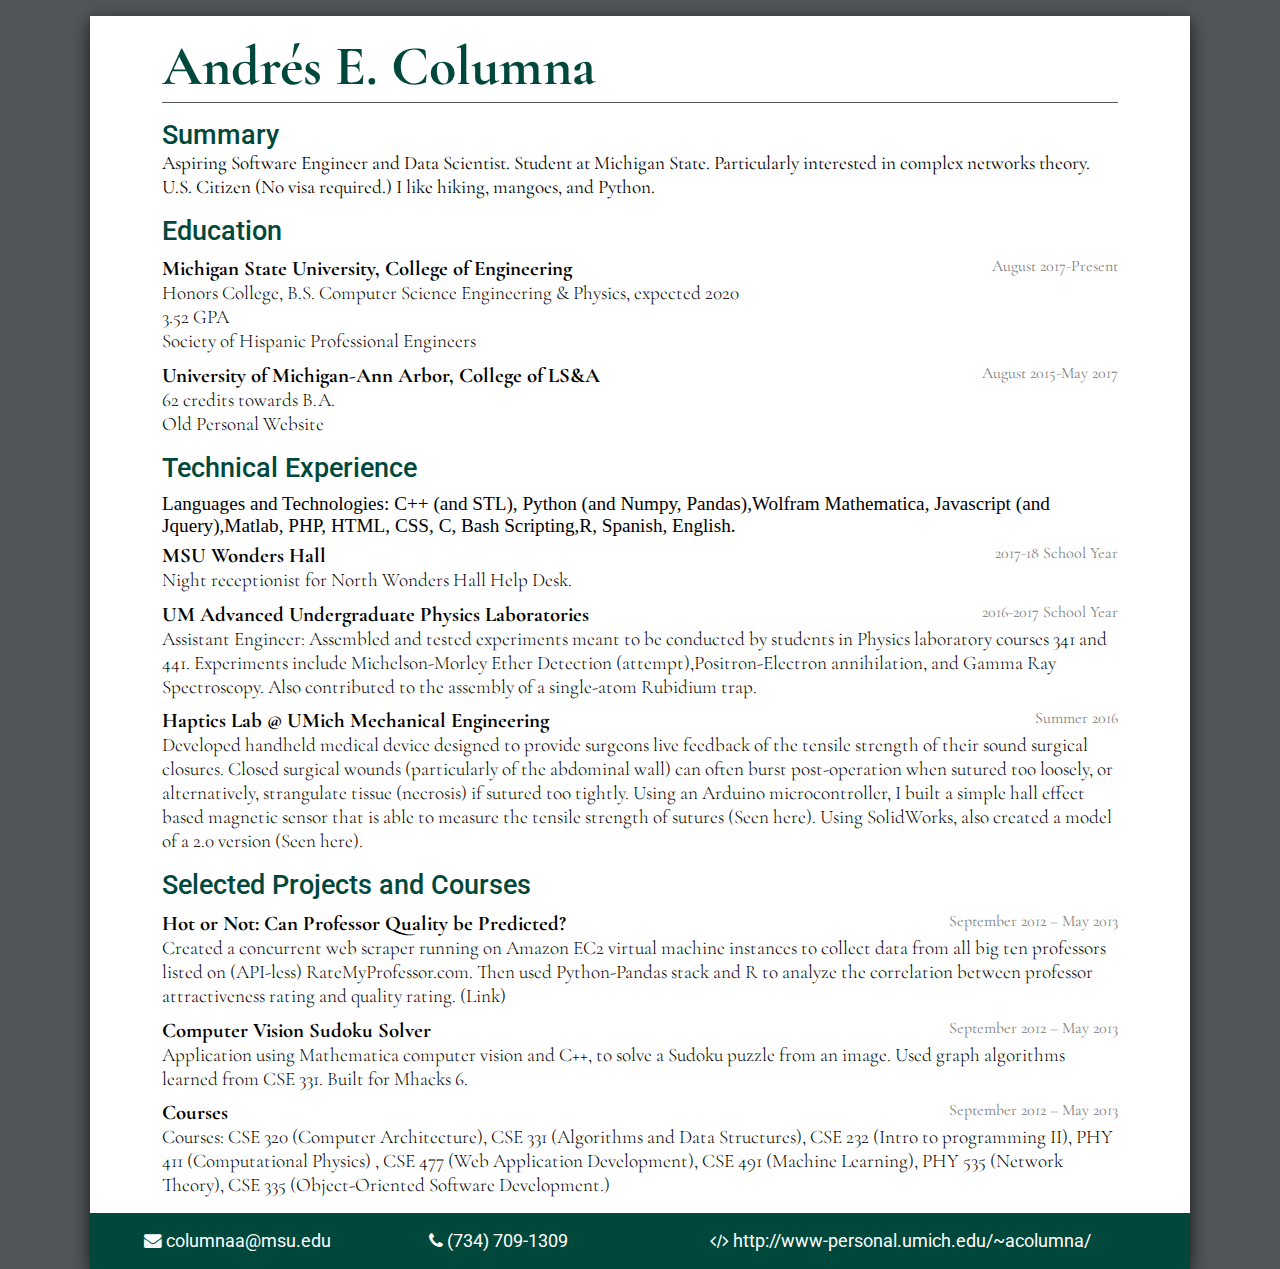
<file: index.html>
<html>
<head>
    
<title>Columna Curriculum Vitae</title>
    <link href="style.css" type="text/css" rel="stylesheet">
    
    
    <link id="fonts" href="https://fonts.googleapis.com/css?family=Open+Sans|Roboto:300,400,900|Cormorant+Garamond:400,700" rel="stylesheet">
    
  
    <link id="icons" rel="stylesheet" href="https://cdnjs.cloudflare.com/ajax/libs/font-awesome/4.7.0/css/font-awesome.min.css">

</head>
<body>
    <div class="page">
        <div class="content">
            <header>
                <h1> Andr&eacute;s E. Columna </h1>
            </header>
            
            <section id="Summary">
                <h3>Summary</h3>
                <p class="intro">Aspiring Software Engineer and Data Scientist. Student at Michigan State. Particularly interested in complex networks theory. U.S. Citizen (No visa required.) I like hiking, mangoes, and Python.</p>
            </section>
            <section id="Education">
                <h3>Education</h3>
                
                <div class="school">
                    <div class="date-school">
                        <h4>Michigan State University,  College of Engineering</h4>
                        <small class="date"> August 2017-Present</small>
                    </div>
                     <h5>Honors College, B.S. Computer Science Engineering &amp; Physics, expected 2020</h5>
                     <h5>3.52 GPA</h5>
                    <h5>Society of Hispanic Professional Engineers</h5>
                </div>
                <div class="school">
                    <div class="date-school">
                        <h4>University of Michigan-Ann Arbor, College of LS&amp;A</h4>
                        <small class="date">August 2015-May 2017</small>
                    </div>
                     <h5>62 credits towards B.A.</h5>
                    <h5><a class="paragraph" href="http://www-personal.umich.edu/~acolumna/">Old Personal Website</a></h5>
                </div>
                   
            </section>
            <section id="Technical">
                <h3>Technical Experience</h3>
                
                <div class="school">
                    <p class="languages"><strong>Languages and Technologies:</strong> C++ (and STL), Python (and Numpy, Pandas),Wolfram Mathematica, Javascript (and Jquery),Matlab, PHP, HTML, CSS, C, Bash Scripting,R, Spanish, English.
</p>
                    <div class="date-school">
                        <h4>MSU Wonders Hall</h4>
                        <small class="date">2017-18 School Year</small>
                    </div>
                     
                     <h5>Night receptionist for North Wonders Hall Help Desk.</h5>
                </div>
                <div class="school">
                    <div class="date-school">
                        <h4>UM Advanced Undergraduate Physics Laboratories</h4>
                        <small class="date">2016-2017 School Year</small>
                    </div>
                     <h5>Assistant Engineer: Assembled and tested experiments meant to be conducted by students in Physics laboratory courses 341 and 441. Experiments include Michelson-Morley Ether Detection (attempt),Positron-Electron annihilation, and Gamma Ray Spectroscopy. Also contributed to the assembly of a single-atom Rubidium trap.</h5>
                </div>
                                <div class="school">
                    <div class="date-school">
                        <h4>Haptics Lab @ UMich Mechanical Engineering</h4>
                        <small class="date">Summer 2016</small>
                    </div>
                     <h5>Developed handheld medical device designed to provide surgeons live feedback of the tensile strength of their sound surgical closures. Closed surgical wounds (particularly of the abdominal wall) can often burst post-operation when sutured too loosely, or alternatively, strangulate tissue (necrosis) if sutured too tightly. Using an Arduino microcontroller, I built a simple hall effect based magnetic sensor that is able to measure the tensile strength of sutures <a class="paragraph" href="https://www.youtube.com/watch?v=kAJZw3XisHA&feature=youtu.be">(Seen here)</a>. Using SolidWorks, also created a model of a 2.0 version <a class="paragraph" href="https://drive.google.com/file/d/0B2hes8JMr66FaUhRbGVqY0NJRTJFYzUwTUN6ai1iRUU5UGkw/view">
                         
                        (Seen here). </a> </h5>
                </div>
            </section>
            <section id="Projects">
                <h3>Selected Projects and Courses</h3>
                
                <div class="school">
                    <div class="date-school">
                        <h4>Hot or Not: Can Professor Quality be Predicted?</h4>
                        <small class="date">September 2012 &ndash; May 2013</small>
                    </div>
                     
                     <h5>Created a concurrent web scraper running on Amazon EC2 virtual machine instances to collect data from all big ten professors listed on (API-less) RateMyProfessor.com. Then used Python-Pandas stack and R to analyze the correlation between professor attractiveness rating and quality rating. <a class="paragraph" href="http://www-personal.umich.edu/~acolumna/Columna_paper_hotness.pdf">(Link)</a></h5>
                </div>
                
                <div class="school">
                    <div class="date-school">
                        <h4> Computer Vision Sudoku Solver</h4>
                        <small class="date">September 2012 &ndash; May 2013</small>
                    </div>
                     
                     <h5>Application using Mathematica computer vision and C++, to solve a Sudoku puzzle from an image. Used graph algorithms learned from CSE 331. Built for Mhacks 6. </h5>
                </div>
                <div class="school">
                    <div class="date-school">
                        <h4>Courses</h4>
                        <small class="date">September 2012 &ndash; May 2013</small>
                    </div>
                     <h5>Courses: CSE 320 (Computer Architecture), CSE 331 (Algorithms and Data Structures), CSE 232 (Intro to programming II), PHY 411 (Computational Physics) , CSE 477 (Web Application Development), CSE 491 (Machine Learning), PHY 535 (Network Theory), CSE 335 (Object-Oriented Software Development.)</h5>
                </div>
                   
            </section>
            
             
            
        
        </div>
        
        <footer>
            <table>
                <tr>
                    <td> <a href=""><i class="fa fa-envelope"></i> columnaa@msu.edu</a> </td>
                    <td> <a href=""><i class="fa fa-phone" aria-hidden="true"></i> (734) 709-1309</a> </td>
                    <td> <a href="http://www-personal.umich.edu/~acolumna/"><i class="fa fa-code" aria-hidden="true"></i> http://www-personal.umich.edu/~acolumna/</a> </td>
                </tr>
            </table>
               
            </footer>
    

    </div>
  
       
        
    
    
    
    
    

    
    
</body>
</html>
</file>
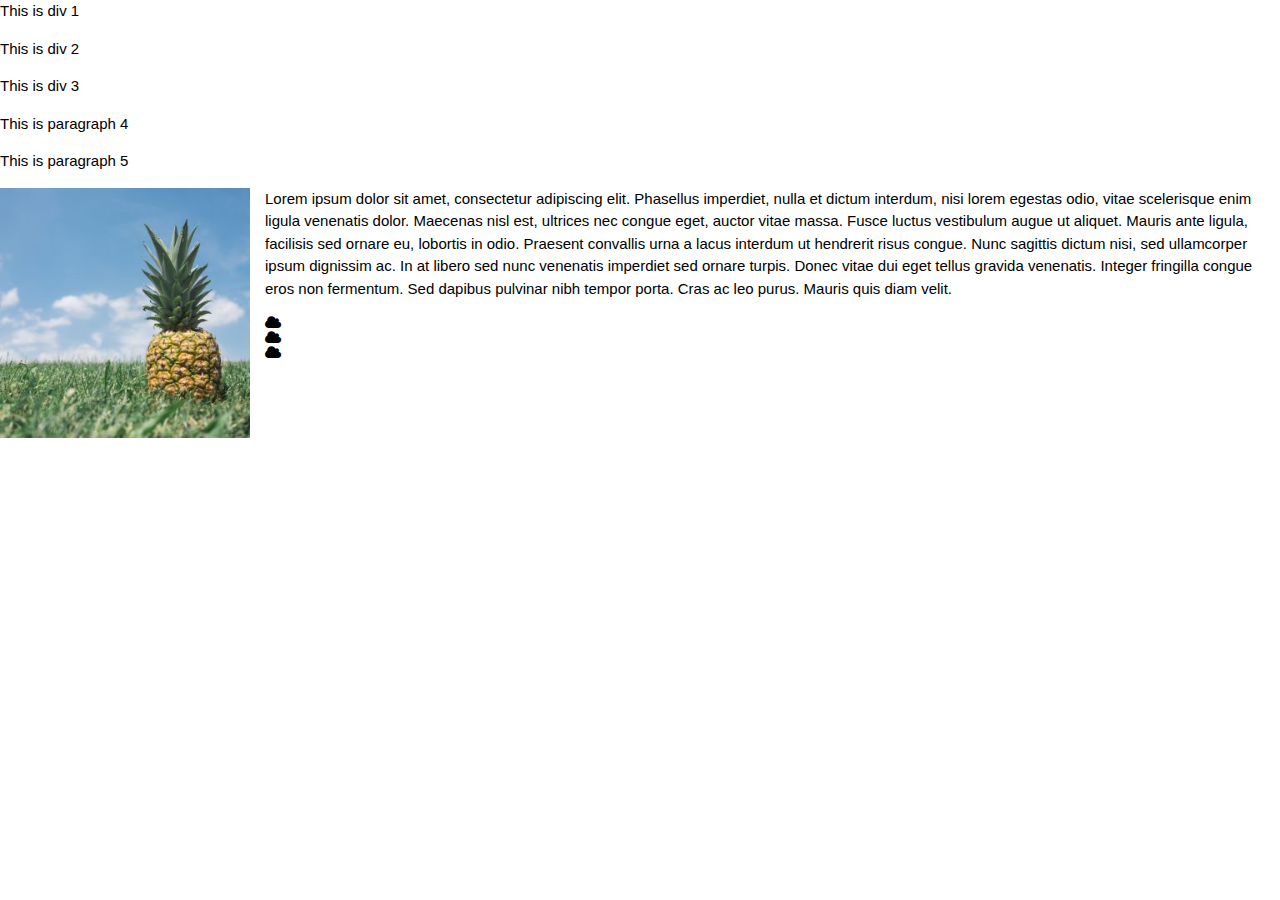
<file: experiment.html>
<!html>
<html>
<head>
    <title> experimenting</title>
    <link href="exp-style.css" rel=stylesheet type="text/css">
    <link rel="stylesheet" href="https://cdnjs.cloudflare.com/ajax/libs/font-awesome/4.7.0/css/font-awesome.min.css">
    <link rel="stylesheet" href="https://www.w3schools.com/w3css/4/w3.css">

    </head>
<body>
    
    <div class="outside">
    <div class="a1">
        <p> This is div 1</p>
    </div>
    <div class="a2">
            <p> This is div 2</p>
    </div>
    <div class="a3">
            <p> This is div 3</p>
    </div>
    <div class="floating">
        <div class="a4">
            <p> This is paragraph 4</p>
        </div>
        
        <div class="a5"><p> This is paragraph 5</p> </div>
    
    </div>
</div>
    
    <div class="papple">
    
         <p id="pine"><img class="pineapple" src="pineapple.jpg" alt="Pineapple" >
        
Lorem ipsum dolor sit amet, consectetur adipiscing elit. Phasellus imperdiet, nulla et dictum interdum, nisi lorem egestas odio, vitae scelerisque enim ligula venenatis dolor. Maecenas nisl est, ultrices nec congue eget, auctor vitae massa. Fusce luctus vestibulum augue ut aliquet. Mauris ante ligula, facilisis sed ornare eu, lobortis in odio. Praesent convallis urna a lacus interdum ut hendrerit risus congue. Nunc sagittis dictum nisi, sed ullamcorper ipsum dignissim ac. In at libero sed nunc venenatis imperdiet sed ornare turpis. Donec vitae dui eget tellus gravida venenatis. Integer fringilla congue eros non fermentum. Sed dapibus pulvinar nibh tempor porta. Cras ac leo purus. Mauris quis diam velit.</p>
    
    
    </div>
    
   
    
    
    <footer>
        <div id="left">
            <i class="fa fa-cloud phone" ></i>
        </div>
        <div id="right">
             <i class="fa fa-cloud phone" ></i>
        </div>
        <div id="middle">
             <i class="fa fa-cloud phone" ></i>
        </div>
    
    </footer>
</body>
</html>
</file>
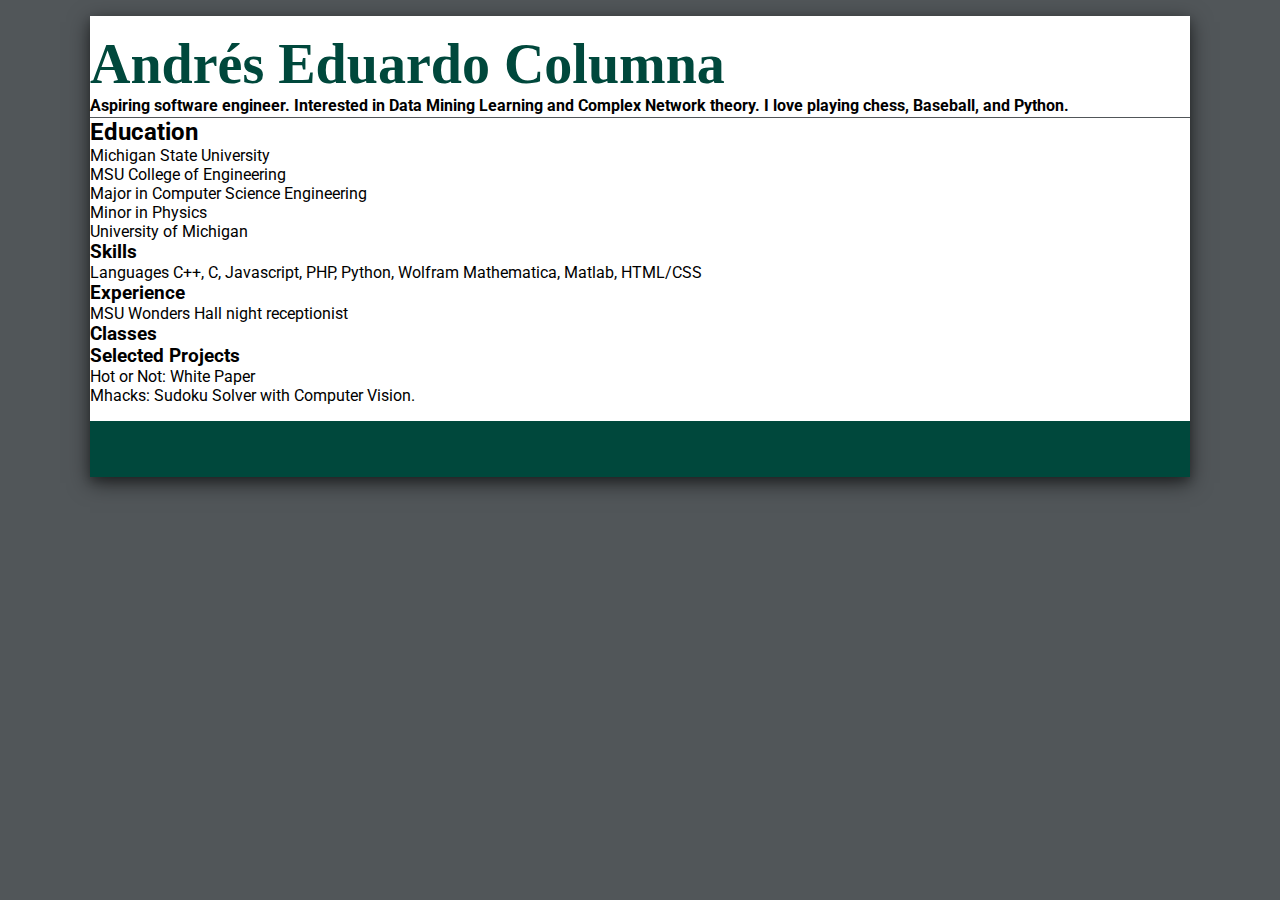
<file: index2.html>
<!HTML>
<html>
<head>
    <title> Andres Columna Resume </title>
    <link type="text/css" rel="stylesheet" href="style.css">
    <link href="https://fonts.googleapis.com/css?family=Roboto" rel="stylesheet">

    </head>
    
    
<body>
    
    <div class="page">
    <header>
        <h1> Andrés Eduardo Columna </h1>
    
         <h4> Aspiring software engineer. Interested in Data Mining Learning and Complex Network theory. I love playing chess, Baseball, and Python.</h4>
    </header>
    
    
    
    <h2> Education </h2>
        <div class="university">
            <p>Michigan State University</p>
            <p>MSU College of Engineering</p>
            <p> Major in Computer Science Engineering</p>
            <p> Minor in Physics</p>
        </div>
    <div class="university">
            <p>University of Michigan</p>
        </div>
    
    <h3>Skills </h3>
        <p><span>Languages</span> C++, C, Javascript, PHP, Python, Wolfram Mathematica, Matlab, HTML/CSS </p>
    
    <h3> Experience </h3>
        <p> MSU Wonders Hall night receptionist</p>
    <h3> Classes </h3>
        <p></p>
    <h3> Selected Projects </h3>
        <div class="project">
            <p>Hot or Not: White Paper</p>
    
    </div>
    
    <div class="project">
        <p> Mhacks: Sudoku Solver with Computer Vision. </p>
    </div>
    
    
    <footer> </footer>
     </div>
    </body>
</html>
</file>
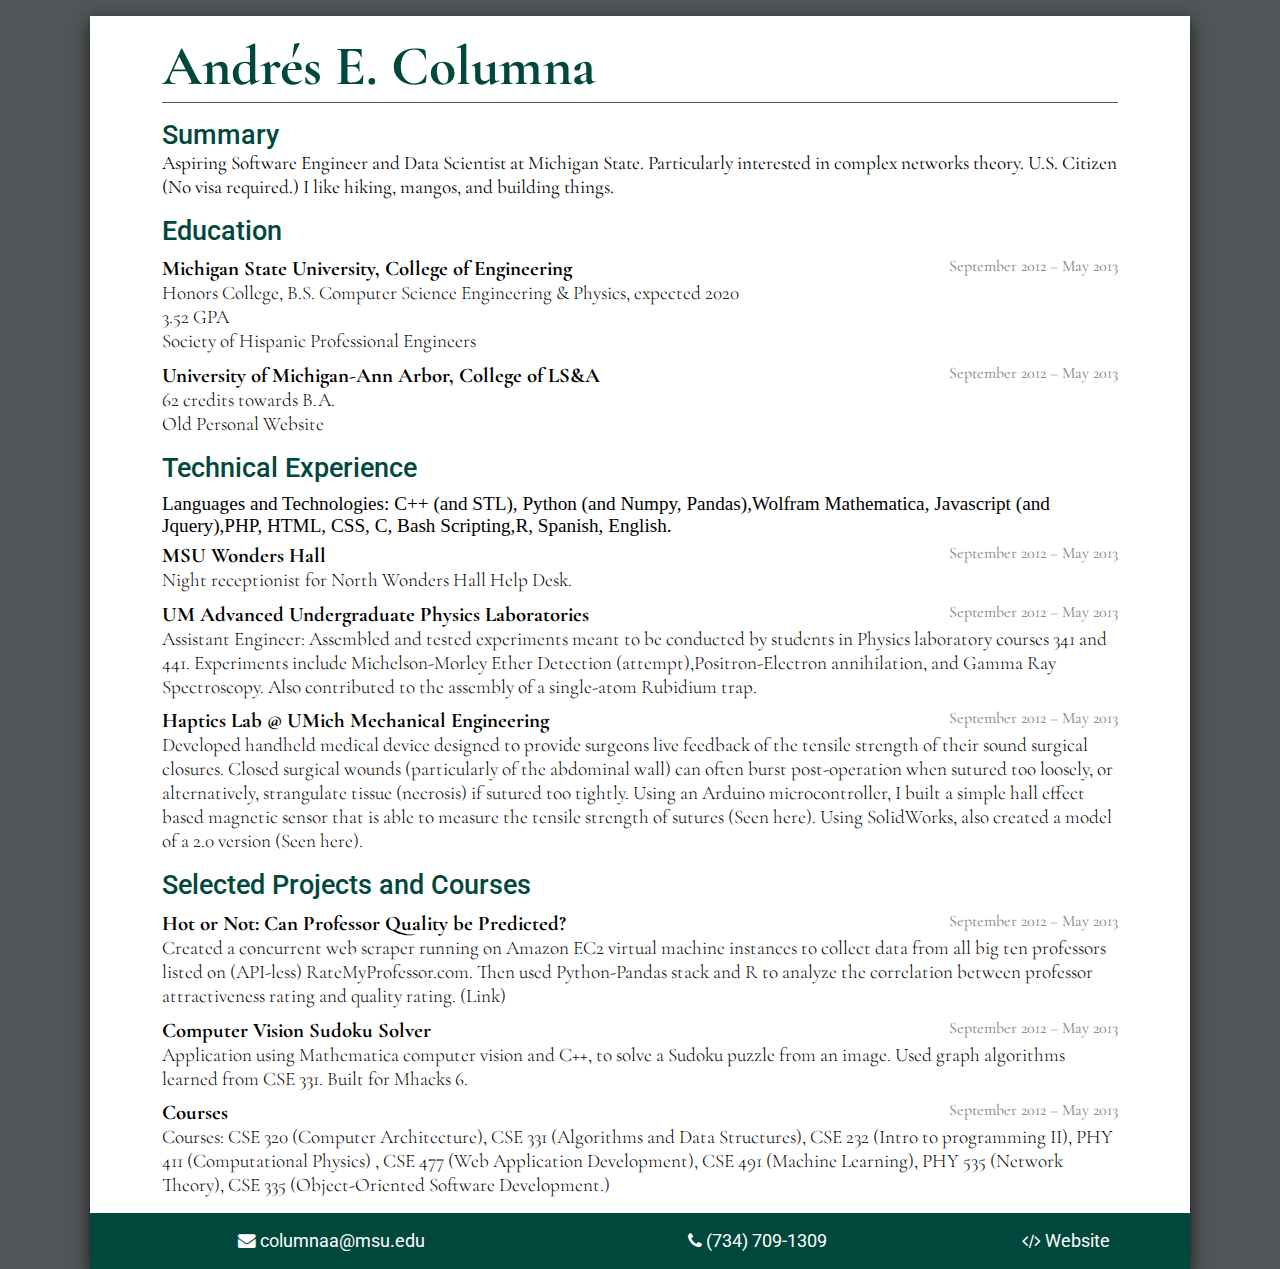
<file: resume.html>
<html>
<head>
    
<title>Curriculum Vitae</title>
    <link href="style.css" type="text/css" rel="stylesheet">
    
    
    <link id="fonts" href="https://fonts.googleapis.com/css?family=Open+Sans|Roboto:300,400,900|Cormorant+Garamond:400,700" rel="stylesheet">
    
  
    <link id="icons" rel="stylesheet" href="https://cdnjs.cloudflare.com/ajax/libs/font-awesome/4.7.0/css/font-awesome.min.css">

</head>
<body>
    <div class="page">
        <div class="content">
            <header>
                <h1> Andrés E. Columna </h1>
            </header>
            
            <section id="Summary">
                <h3>Summary</h3>
                <p class="intro">Aspiring Software Engineer and Data Scientist at Michigan State. Particularly interested in complex networks theory. U.S. Citizen (No visa required.) I like hiking, mangos, and building things.</p>
            </section>
            <section id="Education">
                <h3>Education</h3>
                
                <div class="school">
                    <div class="date-school">
                        <h4>Michigan State University,  College of Engineering</h4>
                        <small class="date">September 2012 – May 2013</small>
                    </div>
                     <h5>Honors College, B.S. Computer Science Engineering &amp; Physics, expected 2020</h5>
                     <h5>3.52 GPA</h5>
                    <h5>Society of Hispanic Professional Engineers</h5>
                </div>
                <div class="school">
                    <div class="date-school">
                        <h4>University of Michigan-Ann Arbor, College of LS&amp;A</h4>
                        <small class="date">September 2012 – May 2013</small>
                    </div>
                     <h5>62 credits towards B.A.</h5>
                    <h5><a class="paragraph" href="http://www-personal.umich.edu/~acolumna/">Old Personal Website</a></h5>
                </div>
                   
            </section>
            <section id="Technical">
                <h3>Technical Experience</h3>
                
                <div class="school">
                    <p class="languages"><strong>Languages and Technologies:</strong> C++ (and STL), Python (and Numpy, Pandas),Wolfram Mathematica, Javascript (and Jquery),PHP, HTML, CSS, C, Bash Scripting,R, Spanish, English.
</p>
                    <div class="date-school">
                        <h4>MSU Wonders Hall</h4>
                        <small class="date">September 2012 – May 2013</small>
                    </div>
                     
                     <h5>Night receptionist for North Wonders Hall Help Desk.</h5>
                </div>
                <div class="school">
                    <div class="date-school">
                        <h4>UM Advanced Undergraduate Physics Laboratories</h4>
                        <small class="date">September 2012 – May 2013</small>
                    </div>
                     <h5>Assistant Engineer: Assembled and tested experiments meant to be conducted by students in Physics laboratory courses 341 and 441. Experiments include Michelson-Morley Ether Detection (attempt),Positron-Electron annihilation, and Gamma Ray Spectroscopy. Also contributed to the assembly of a single-atom Rubidium trap.</h5>
                </div>
                                <div class="school">
                    <div class="date-school">
                        <h4>Haptics Lab @ UMich Mechanical Engineering</h4>
                        <small class="date">September 2012 – May 2013</small>
                    </div>
                     <h5>Developed handheld medical device designed to provide surgeons live feedback of the tensile strength of their sound surgical closures. Closed surgical wounds (particularly of the abdominal wall) can often burst post-operation when sutured too loosely, or alternatively, strangulate tissue (necrosis) if sutured too tightly. Using an Arduino microcontroller, I built a simple hall effect based magnetic sensor that is able to measure the tensile strength of sutures <a class="paragraph">(Seen here)</a>. Using SolidWorks, also created a model of a 2.0 version <a class="paragraph" href="">
                         
                        (Seen here). </a> </h5>
                </div>
            </section>
            <section id="Projects">
                <h3>Selected Projects and Courses</h3>
                
                <div class="school">
                    <div class="date-school">
                        <h4>Hot or Not: Can Professor Quality be Predicted?</h4>
                        <small class="date">September 2012 – May 2013</small>
                    </div>
                     
                     <h5>Created a concurrent web scraper running on Amazon EC2 virtual machine instances to collect data from all big ten professors listed on (API-less) RateMyProfessor.com. Then used Python-Pandas stack and R to analyze the correlation between professor attractiveness rating and quality rating. <a class="paragraph" href="http://www-personal.umich.edu/~acolumna/Columna_paper_hotness.pdf">(Link)</a></h5>
                </div>
                
                <div class="school">
                    <div class="date-school">
                        <h4> Computer Vision Sudoku Solver</h4>
                        <small class="date">September 2012 – May 2013</small>
                    </div>
                     
                     <h5>Application using Mathematica computer vision and C++, to solve a Sudoku puzzle from an image. Used graph algorithms learned from CSE 331. Built for Mhacks 6. </h5>
                </div>
                <div class="school">
                    <div class="date-school">
                        <h4>Courses</h4>
                        <small class="date">September 2012 – May 2013</small>
                    </div>
                     <h5>Courses: CSE 320 (Computer Architecture), CSE 331 (Algorithms and Data Structures), CSE 232 (Intro to programming II), PHY 411 (Computational Physics) , CSE 477 (Web Application Development), CSE 491 (Machine Learning), PHY 535 (Network Theory), CSE 335 (Object-Oriented Software Development.)</h5>
                </div>
                   
            </section>
            
             
            
        
        </div>
        
        <footer>
            <table>
                <tr>
                    <td> <a href=""><i class="fa fa-envelope"></i> columnaa@msu.edu</a> </td>
                    <td> <a href=""><i class="fa fa-phone" aria-hidden="true"></i> (734) 709-1309</a> </td>
                    <td> <a href="http://www-personal.umich.edu/~acolumna/"><i class="fa fa-code" aria-hidden="true"></i> Website</a> </td>
                </tr>
            </table>
               
            </footer>
    

    </div>
  
       
        
    
    
    
    
    

    
    
</body>
</html>
</file>
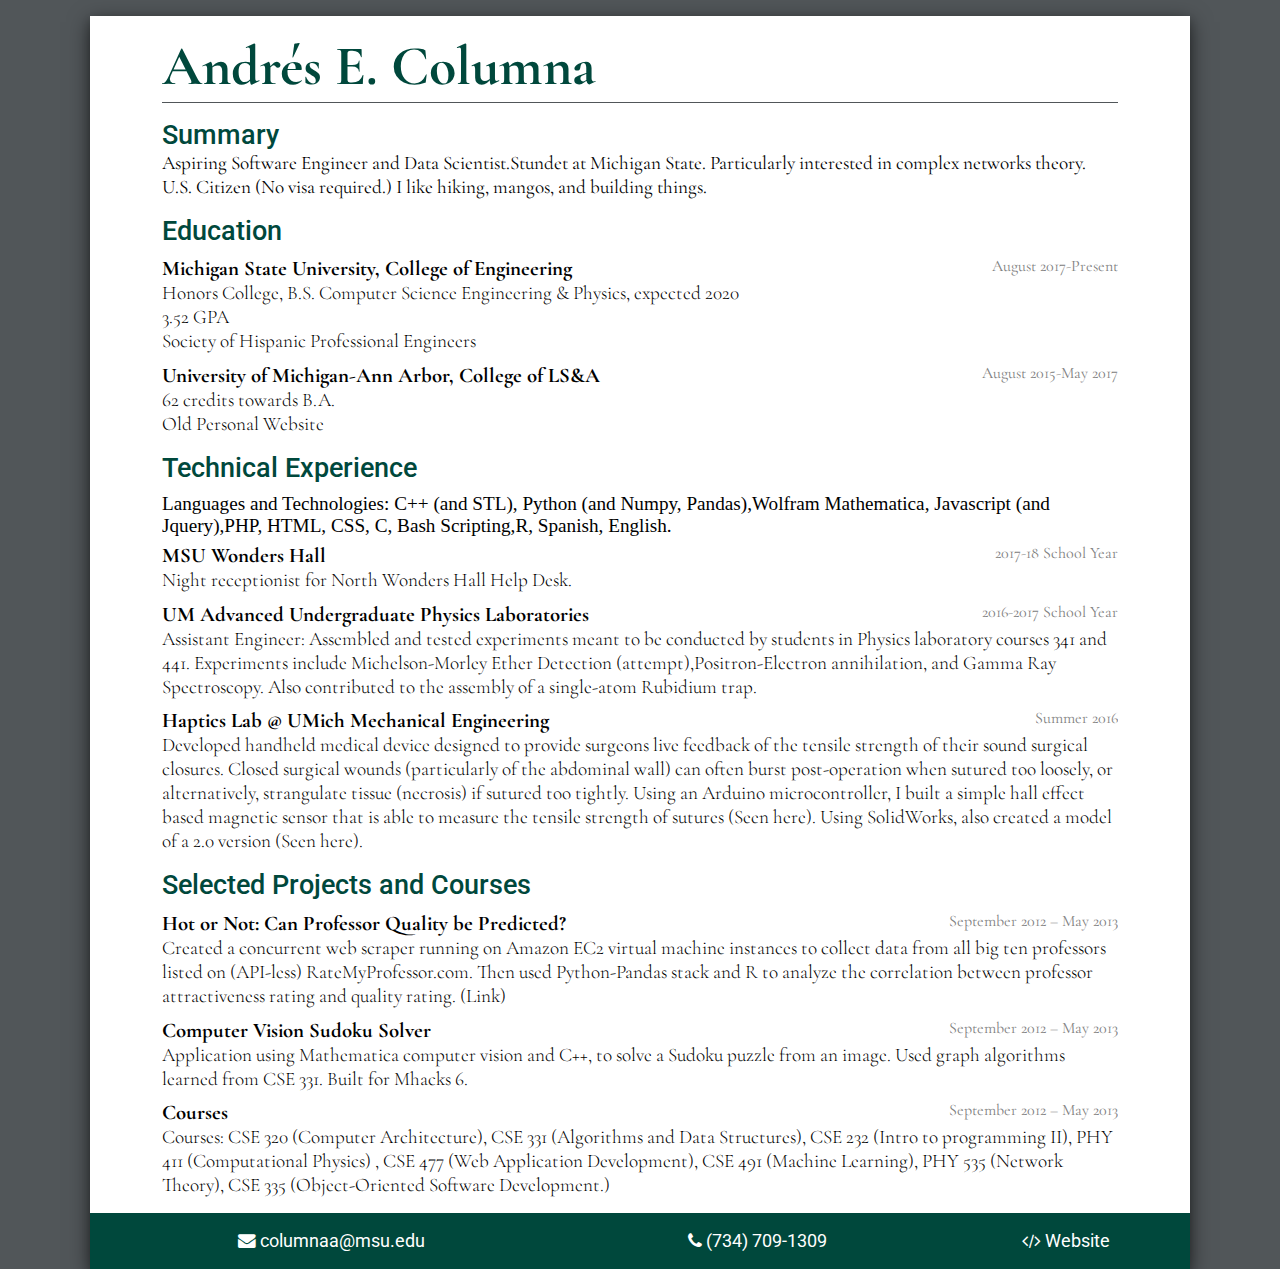
<file: resume_Columa2018.html>
<html>
<head>
    
<title>Curriculum Vitae</title>
    <link href="style.css" type="text/css" rel="stylesheet">
    
    
    <link id="fonts" href="https://fonts.googleapis.com/css?family=Open+Sans|Roboto:300,400,900|Cormorant+Garamond:400,700" rel="stylesheet">
    
  
    <link id="icons" rel="stylesheet" href="https://cdnjs.cloudflare.com/ajax/libs/font-awesome/4.7.0/css/font-awesome.min.css">

</head>
<body>
    <div class="page">
        <div class="content">
            <header>
                <h1> Andrés E. Columna </h1>
            </header>
            
            <section id="Summary">
                <h3>Summary</h3>
                <p class="intro">Aspiring Software Engineer and Data Scientist.Stundet at Michigan State. Particularly interested in complex networks theory. U.S. Citizen (No visa required.) I like hiking, mangos, and building things.</p>
            </section>
            <section id="Education">
                <h3>Education</h3>
                
                <div class="school">
                    <div class="date-school">
                        <h4>Michigan State University,  College of Engineering</h4>
                        <small class="date"> August 2017-Present</small>
                    </div>
                     <h5>Honors College, B.S. Computer Science Engineering &amp; Physics, expected 2020</h5>
                     <h5>3.52 GPA</h5>
                    <h5>Society of Hispanic Professional Engineers</h5>
                </div>
                <div class="school">
                    <div class="date-school">
                        <h4>University of Michigan-Ann Arbor, College of LS&amp;A</h4>
                        <small class="date">August 2015-May 2017</small>
                    </div>
                     <h5>62 credits towards B.A.</h5>
                    <h5><a class="paragraph" href="http://www-personal.umich.edu/~acolumna/">Old Personal Website</a></h5>
                </div>
                   
            </section>
            <section id="Technical">
                <h3>Technical Experience</h3>
                
                <div class="school">
                    <p class="languages"><strong>Languages and Technologies:</strong> C++ (and STL), Python (and Numpy, Pandas),Wolfram Mathematica, Javascript (and Jquery),PHP, HTML, CSS, C, Bash Scripting,R, Spanish, English.
</p>
                    <div class="date-school">
                        <h4>MSU Wonders Hall</h4>
                        <small class="date">2017-18 School Year</small>
                    </div>
                     
                     <h5>Night receptionist for North Wonders Hall Help Desk.</h5>
                </div>
                <div class="school">
                    <div class="date-school">
                        <h4>UM Advanced Undergraduate Physics Laboratories</h4>
                        <small class="date">2016-2017 School Year</small>
                    </div>
                     <h5>Assistant Engineer: Assembled and tested experiments meant to be conducted by students in Physics laboratory courses 341 and 441. Experiments include Michelson-Morley Ether Detection (attempt),Positron-Electron annihilation, and Gamma Ray Spectroscopy. Also contributed to the assembly of a single-atom Rubidium trap.</h5>
                </div>
                                <div class="school">
                    <div class="date-school">
                        <h4>Haptics Lab @ UMich Mechanical Engineering</h4>
                        <small class="date">Summer 2016</small>
                    </div>
                     <h5>Developed handheld medical device designed to provide surgeons live feedback of the tensile strength of their sound surgical closures. Closed surgical wounds (particularly of the abdominal wall) can often burst post-operation when sutured too loosely, or alternatively, strangulate tissue (necrosis) if sutured too tightly. Using an Arduino microcontroller, I built a simple hall effect based magnetic sensor that is able to measure the tensile strength of sutures <a class="paragraph" href="https://www.youtube.com/watch?v=kAJZw3XisHA&feature=youtu.be">(Seen here)</a>. Using SolidWorks, also created a model of a 2.0 version <a class="paragraph" href="https://drive.google.com/file/d/0B2hes8JMr66FaUhRbGVqY0NJRTJFYzUwTUN6ai1iRUU5UGkw/view">
                         
                        (Seen here). </a> </h5>
                </div>
            </section>
            <section id="Projects">
                <h3>Selected Projects and Courses</h3>
                
                <div class="school">
                    <div class="date-school">
                        <h4>Hot or Not: Can Professor Quality be Predicted?</h4>
                        <small class="date">September 2012 – May 2013</small>
                    </div>
                     
                     <h5>Created a concurrent web scraper running on Amazon EC2 virtual machine instances to collect data from all big ten professors listed on (API-less) RateMyProfessor.com. Then used Python-Pandas stack and R to analyze the correlation between professor attractiveness rating and quality rating. <a class="paragraph" href="http://www-personal.umich.edu/~acolumna/Columna_paper_hotness.pdf">(Link)</a></h5>
                </div>
                
                <div class="school">
                    <div class="date-school">
                        <h4> Computer Vision Sudoku Solver</h4>
                        <small class="date">September 2012 – May 2013</small>
                    </div>
                     
                     <h5>Application using Mathematica computer vision and C++, to solve a Sudoku puzzle from an image. Used graph algorithms learned from CSE 331. Built for Mhacks 6. </h5>
                </div>
                <div class="school">
                    <div class="date-school">
                        <h4>Courses</h4>
                        <small class="date">September 2012 – May 2013</small>
                    </div>
                     <h5>Courses: CSE 320 (Computer Architecture), CSE 331 (Algorithms and Data Structures), CSE 232 (Intro to programming II), PHY 411 (Computational Physics) , CSE 477 (Web Application Development), CSE 491 (Machine Learning), PHY 535 (Network Theory), CSE 335 (Object-Oriented Software Development.)</h5>
                </div>
                   
            </section>
            
             
            
        
        </div>
        
        <footer>
            <table>
                <tr>
                    <td> <a href=""><i class="fa fa-envelope"></i> columnaa@msu.edu</a> </td>
                    <td> <a href=""><i class="fa fa-phone" aria-hidden="true"></i> (734) 709-1309</a> </td>
                    <td> <a href="http://www-personal.umich.edu/~acolumna/"><i class="fa fa-code" aria-hidden="true"></i> Website</a> </td>
                </tr>
            </table>
               
            </footer>
    

    </div>
  
       
        
    
    
    
    
    

    
    
</body>
</html>
</file>
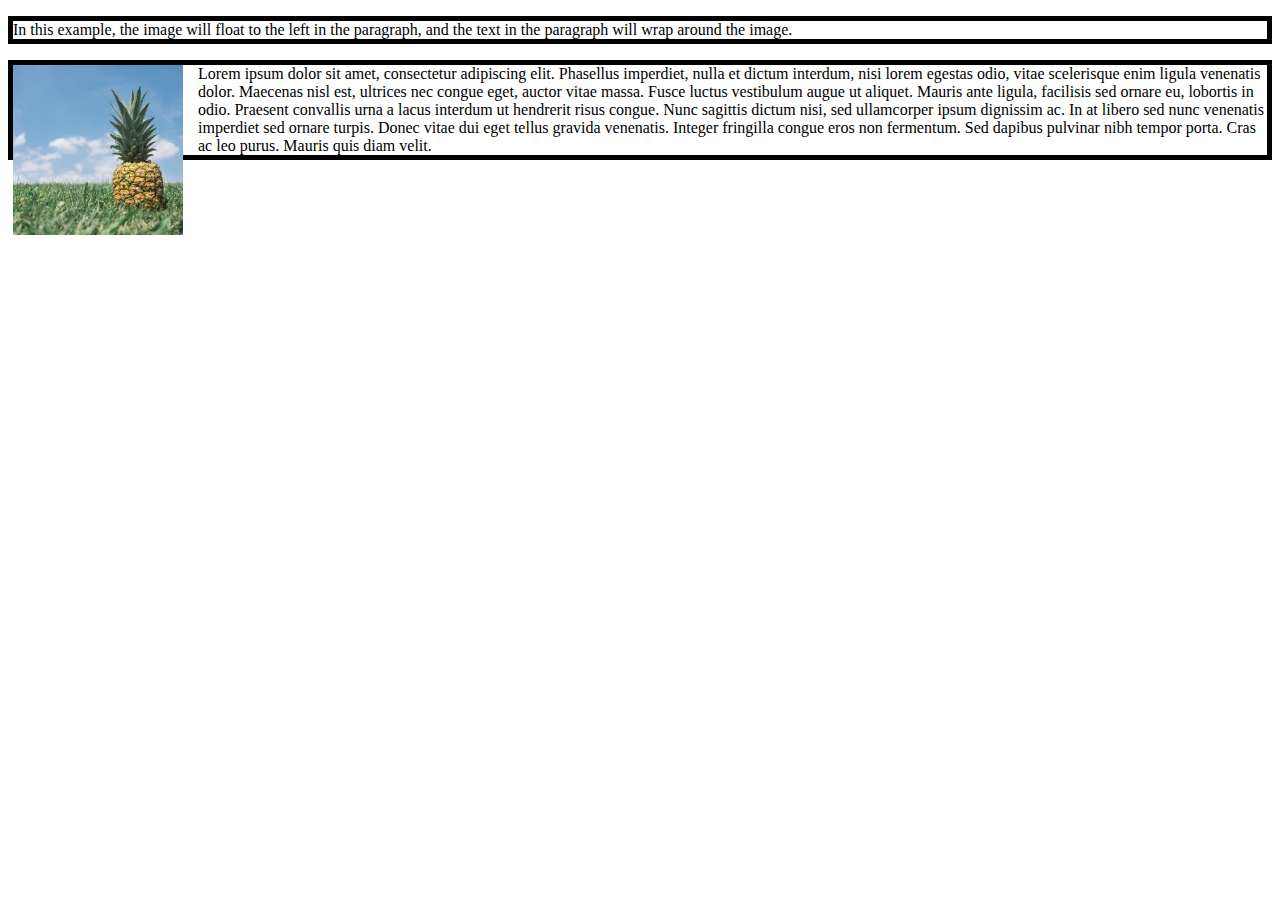
<file: temp2.html>
<!DOCTYPE html>
<html>
<head>
<style>
p{
	border-style: solid;
    border-width: thick;
    border-color: black;
}
img {
    float: left;
}
</style>
</head>
<body>

<p>In this example, the image will float to the left in the paragraph, and the text in the paragraph will wrap around the image.</p>

<p><img src="pineapple.jpg" alt="Pineapple" style="width:170px;height:170px;margin-right:15px;">
Lorem ipsum dolor sit amet, consectetur adipiscing elit. Phasellus imperdiet, nulla et dictum interdum, nisi lorem egestas odio, vitae scelerisque enim ligula venenatis dolor. Maecenas nisl est, ultrices nec congue eget, auctor vitae massa. Fusce luctus vestibulum augue ut aliquet. Mauris ante ligula, facilisis sed ornare eu, lobortis in odio. Praesent convallis urna a lacus interdum ut hendrerit risus congue. Nunc sagittis dictum nisi, sed ullamcorper ipsum dignissim ac. In at libero sed nunc venenatis imperdiet sed ornare turpis. Donec vitae dui eget tellus gravida venenatis. Integer fringilla congue eros non fermentum. Sed dapibus pulvinar nibh tempor porta. Cras ac leo purus. Mauris quis diam velit.</p>

</body>
</html>
</file>
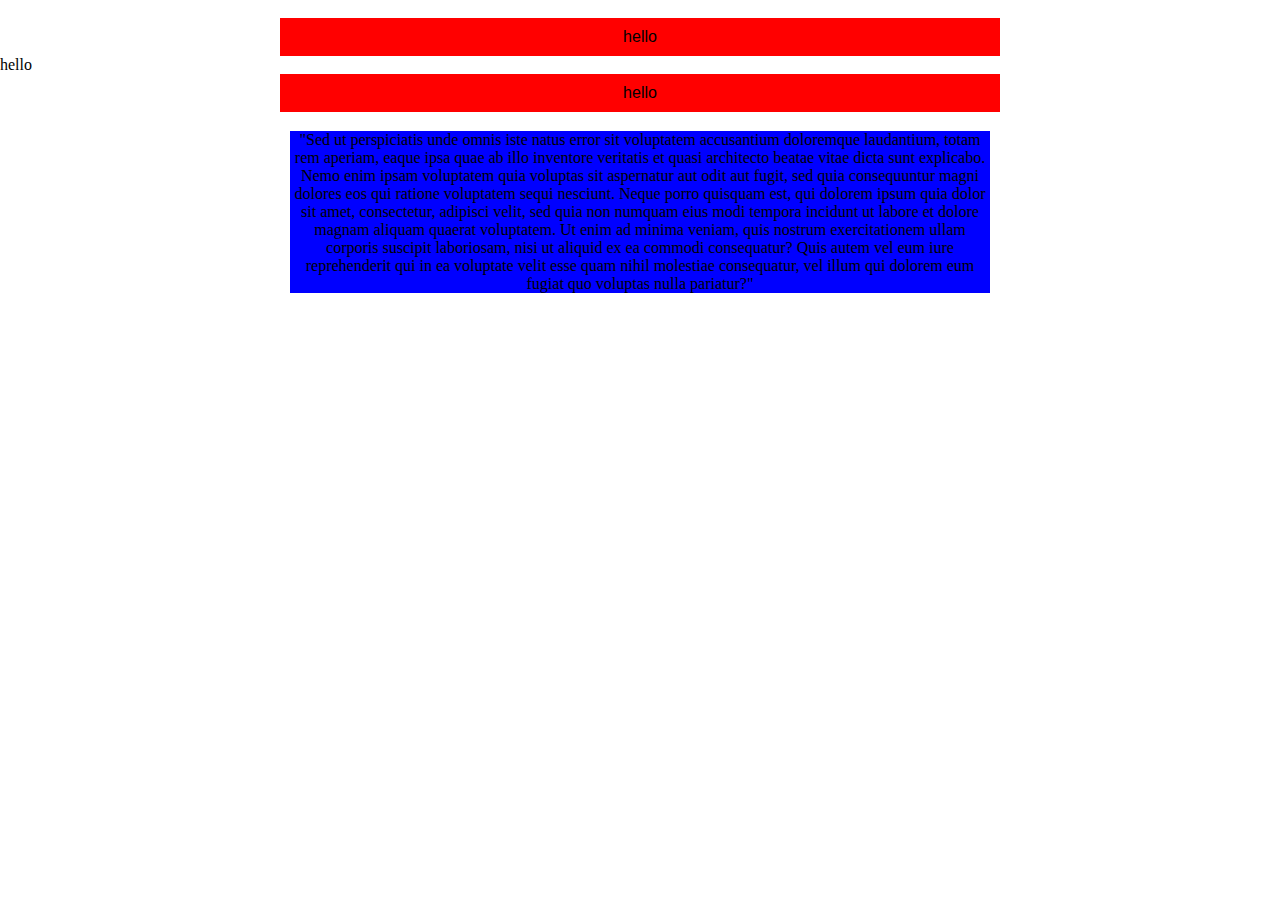
<file: temp3.html>
<!DOCTYPE html>
<html>
<head>
    
    <title>my site</title>
    <link href="style3.css" type="text/css" rel="stylesheet">
    </head>
    <body>
        <nav class="navigation">
            <ul>
                <li></li>
            </ul>
        </nav>
        
        <div>
        
       
        <p class="t5 t9">hello</p><!--
        --><p class="t4">hello</p>
         </div>
        <p class="t3 t9">hello</p>
       

        
        <div class="boxy">
            <div class="inner-box">
                <p>"Sed ut perspiciatis unde omnis iste natus error sit voluptatem accusantium doloremque laudantium, totam rem aperiam, eaque ipsa quae ab illo inventore veritatis et quasi architecto beatae vitae dicta sunt explicabo. Nemo enim ipsam voluptatem quia voluptas sit aspernatur aut odit aut fugit, sed quia consequuntur magni dolores eos qui ratione voluptatem sequi nesciunt. Neque porro quisquam est, qui dolorem ipsum quia dolor sit amet, consectetur, adipisci velit, sed quia non numquam eius modi tempora incidunt ut labore et dolore magnam aliquam quaerat voluptatem. Ut enim ad minima veniam, quis nostrum exercitationem ullam corporis suscipit laboriosam, nisi ut aliquid ex ea commodi consequatur? Quis autem vel eum iure reprehenderit qui in ea voluptate velit esse quam nihil molestiae consequatur, vel illum qui dolorem eum fugiat quo voluptas nulla pariatur?"</p>
            </div>
         
        </div>
        

   
   

    </body>
</html>
</file>
<file: style.css>
*{
    margin: 0;
    padding: 0;
    text-align: left;
  

}

body{
     background-color: #515659;
     font-family: 'Roboto', sans-serif;
     font-weight: 400;

}

header{
    border-bottom: .3mm solid #515659;
    padding-bottom: .1em;
    padding-top: 1em;
}



h1{
    font-size: 3.5em;
    color: #00483C;
    text-align: left;
    font-family: 'Cormorant Garamond', serif;
    
}

div.page{
    background-color: white;
    text-align: center;
    margin-left: auto;
    margin-right: auto;
    margin-top: 1em;
    width: 1100px;
    
    box-shadow: 0 4px 8px 0 rgba(0, 0, 0, 0.2), 0 6px 20px 0 rgba(0, 0, 0, 0.59);
}

div.content{
    overflow: hidden;
    margin-left: 4.5em;
    margin-right: 4.5em
}

section{
    margin-top: 1em;
}

section h3{
   
    font-size: 1.7em;
    font-weight: 500;
    color: #00483C;
}


div.date-school{
    overflow: auto;
   
}
div.school{
       font-family: 'Cormorant Garamond', serif;
        margin-top:.6em;
}


p.intro{
    font-family: 'Cormorant Garamond', serif;
    font-size: 1.2em;
}
div.school h4{
    font-size: 1.3em;
    float: left;
}
small.date{
    float: right;
    font-size: 1em;
    color: gray;
}

div.school h5{
    font-weight: 100;
    font-size: 1.2em;
    margin-top: 0em;
}

p.languages{
    font-family: "times new roman";
    font-weight: 100;
    font-size: 1.2em;
    margin-top: .3em;
    margin-bottom: .3em;
}

footer{
    background-color: #00483C;
    margin-top: 1em;
    color: white;
    height: 3.5em;
}

table{
    color: white;
    border-collapse: collapse;
    width: 100%;
    height: 100%;
}

th, td {
    text-align: center;
    padding: 8px;
    font-size: 1.1em
}

i{
    font-size: "w3-large";
    
}

a{
    text-decoration: none;
    color: white;
}

a.paragraph{
    color: black;
}
</file>
<file: exp-style.css>
div.box{
    width: 20px;
    height 20px;
}

div.blue{
    background-color: blue;
}

div.wrapper{
    margin: 0 auto;
    width: calc(85% - 20px);
    background-color: #eee;
    padding: 20px;
    overflow: auto;

}

div.wrapper:after{
    clear: both;
}

img {
    width: 250px;
    float: left;
    margin-right: 1em;
}

p{
    font-size: 1em;
}
</file>
<file: style3.css>
*{ /*default*/
    margin: 0;
    padding: 0;
}

.t9 {
    background-color: red;
 
    font-family: 'Raleway', sans-serif;
    text-align: center;
    padding: 10px;
    margin: 0 auto;
    width: 80%;
    min-width: 400px;
    max-width: 700px;

}



.boxy{
    text-align: center;
    background-color: yellow;
    width: 700px;
    height: 200px;
    margin: 0 auto;
    display: flex;
    justify-content: center;
    align-items: center;
    overflow: scroll;
    visibility: hidden;
}

.inner-box{
 background-color: blue;
    visibility: visible;
    overflow: hidden;
}
</file>
